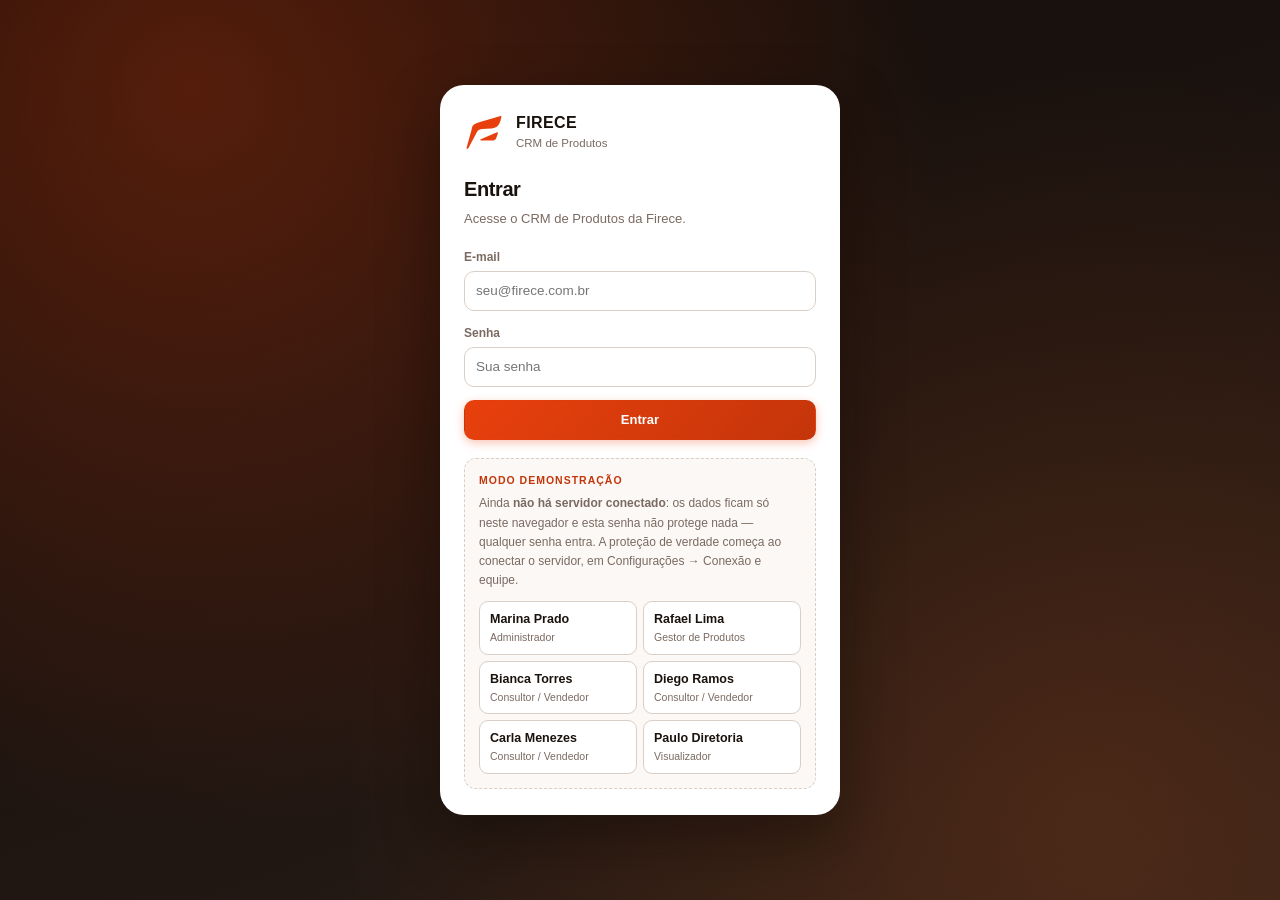
<file: index.html>
<!DOCTYPE html>
<html lang="pt-BR">
<head>
<meta charset="UTF-8" />
<meta name="viewport" content="width=device-width, initial-scale=1, viewport-fit=cover" />
<meta name="theme-color" content="#1D1410" />
<meta name="description" content="CRM de Produtos da Firece — gestão de produtos e faturamento" />
<title>CRM de Produtos da Firece</title>
<link rel="icon" href="data:image/svg+xml,%3Csvg xmlns='http://www.w3.org/2000/svg' viewBox='0 0 560 560'%3E%3Cpath fill='%23E8400D' d='M524 52C514 138 488 190 452 210C432 222 408 228 386 230L250 238C210 243 184 264 172 298L68 494C60 513 46 521 40 515C35 510 35 503 38 494L106 248C112 214 119 194 133 182C154 164 190 150 236 138Z'/%3E%3Cpath fill='%23E8400D' d='M241 398C226 398 222 388 235 383L454 286C469 280 478 289 473 303L453 359C445 382 429 398 406 398Z'/%3E%3C/svg%3E" />
<link rel="stylesheet" href="assets/css/style.css" />
</head>
<body>

<div id="app" class="app">

  <!-- ============ SIDEBAR ============ -->
  <aside class="sidebar" id="sidebar" aria-label="Menu principal">
    <div class="sidebar__brand">
      <div class="brand">
        <span class="brand__logo"><svg class="brand__mark" viewBox="0 0 560 560" aria-hidden="true"><path d="M524 52 C514 138 488 190 452 210 C432 222 408 228 386 230 L250 238 C210 243 184 264 172 298 L68 494 C60 513 46 521 40 515 C35 510 35 503 38 494 L106 248 C112 214 119 194 133 182 C154 164 190 150 236 138 Z"/><path d="M241 398 C226 398 222 388 235 383 L454 286 C469 280 478 289 473 303 L453 359 C445 382 429 398 406 398 Z"/></svg></span>
        <span class="brand__text">
          <strong>Firece</strong>
          <small>CRM de Produtos</small>
        </span>
      </div>
      <button class="sidebar__close icon-btn" id="sidebarClose" aria-label="Fechar menu">✕</button>
    </div>

    <nav class="nav" id="nav"><!-- montado por app.js --></nav>

    <div class="sidebar__footer">
      <div class="userbox" id="userBox">
        <div class="avatar" id="userAvatar">G</div>
        <div class="userbox__info">
          <strong id="userName">Gestor</strong>
          <small id="userRole">Administrador</small>
        </div>
      </div>
      <div id="userSwitchArea">
        <select id="userSwitch" class="input input--sm" aria-label="Trocar usuário ativo"></select>
      </div>
    </div>
  </aside>
  <div class="sidebar__overlay" id="sidebarOverlay" hidden></div>

  <!-- ============ CONTEÚDO ============ -->
  <div class="main">
    <header class="topbar">
      <button class="icon-btn topbar__burger" id="burger" aria-label="Abrir menu">☰</button>
      <div class="topbar__title">
        <h1 id="pageTitle">CRM de Produtos da Firece</h1>
        <p id="pageSubtitle">Gestão de Produtos e Faturamento</p>
      </div>
      <div class="topbar__actions">
        <button class="btn btn--ghost" data-action="new-cadastro">
          <span aria-hidden="true">＋</span> <span class="btn__label">Novo Cadastro</span>
        </button>
        <button class="btn btn--fire" data-action="new-venda">
          <span aria-hidden="true">＋</span> <span class="btn__label">Nova Venda</span>
        </button>
      </div>
    </header>

    <main class="content" id="view" tabindex="-1"><!-- renderizado por app.js --></main>

    <footer class="appfooter">
      <span>CRM de Produtos da Firece · dados armazenados localmente neste navegador</span>
      <span class="appfooter__sep">·</span>
      <button class="linkbtn" data-action="goto-config">⚙️ Configurações</button>
    </footer>
  </div>

  <!-- barra inferior mobile -->
  <nav class="tabbar" aria-label="Atalhos">
    <button class="tabbar__item" data-route="dashboard"><span>📊</span>Dashboard</button>
    <button class="tabbar__item" data-route="funil"><span>🎯</span>Funil</button>
    <button class="tabbar__item tabbar__fab" data-action="new-venda" aria-label="Nova venda"><span>＋</span></button>
    <button class="tabbar__item" data-route="carteira"><span>💼</span>Carteira</button>
    <button class="tabbar__item" data-route="financeiro"><span>💰</span>Financeiro</button>
  </nav>
</div>

<div id="modalRoot"></div>
<div id="toastRoot" class="toasts" aria-live="polite"></div>

<script src="assets/js/firece-config.js"></script>
<script src="assets/js/util.js"></script>
<script src="assets/js/qrcode.js"></script>
<script src="assets/js/backend.js"></script>
<script src="assets/js/store.js"></script>
<script src="assets/js/metrics.js"></script>
<script src="assets/js/charts.js"></script>
<script src="assets/js/ui.js"></script>
<script src="assets/js/forms.js"></script>
<script src="assets/js/auth.js"></script>
<script src="assets/js/views/dashboard.js"></script>
<script src="assets/js/views/cadastros.js"></script>
<script src="assets/js/views/funil.js"></script>
<script src="assets/js/views/produtos.js"></script>
<script src="assets/js/views/links.js"></script>
<script src="assets/js/views/desempenho.js"></script>
<script src="assets/js/views/tarefas.js"></script>
<script src="assets/js/views/carteira.js"></script>
<script src="assets/js/views/financeiro.js"></script>
<script src="assets/js/views/clientes.js"></script>
<script src="assets/js/views/relatorios.js"></script>
<script src="assets/js/views/ranking.js"></script>
<script src="assets/js/views/config.js"></script>
<script src="assets/js/app.js"></script>
</body>
</html>
</file>
<file: assets/css/style.css>
:root{
  color-scheme:light;

  /* ===== marca Firece ===== */
  --fire-700:#9E2B06;
  --fire-600:#C4350A;
  --fire-500:#E8400D;   /* laranja do logotipo */
  --fire-400:#F26522;
  --fire-300:#F89A6B;
  --fire-100:#FDE8DD;
  --fire-50:#FEF4EE;

  /* ===== escuro quente (menu, hero) ===== */
  --ink-900:#140D09;
  --ink-800:#1D1410;
  --ink-700:#2A1E17;
  --ink-600:#3A2A20;
  --ink-500:#4E382B;

  /* ===== cores semânticas =====
     Deliberadamente afastadas do laranja da marca: status nunca
     deve ser confundido com elemento de marca. */
  --blue-600:#2563eb;
  --blue-500:#3b82f6;
  --blue-100:#dbeafe;

  --gold-600:#B45309;   /* dourado/âmbar — financeiro e pagamento */
  --gold-500:#EAB308;
  --gold-400:#FACC15;
  --gold-100:#FEF3C7;

  --green-600:#047857;
  --green-500:#0E9F6E;
  --green-100:#D1FAE5;

  --red-600:#A31031;    /* carmim — mais frio que a marca */
  --red-500:#C4183C;
  --red-100:#FCE4EA;

  --orange-600:#B45309; /* negociação — laranja amarelado */
  --orange-500:#D97706;
  --orange-100:#FEF0D9;

  --purple-600:#6D28D9;
  --purple-500:#8b5cf6;
  --purple-100:#ede9fe;

  --cyan-500:#0E8C9E;
  --pink-500:#ec4899;

  /* ===== neutros quentes ===== */
  --bg:#F7F4F2;
  --surface:#ffffff;
  --surface-2:#FBF8F6;
  --line:#EBE3DD;
  --line-strong:#DACFC7;
  --text:#1A120D;
  --muted:#7A6A61;
  --muted-2:#A2938A;

  /* forma */
  --r-sm:8px;
  --r:12px;
  --r-lg:18px;
  --r-xl:24px;
  --sh-1:0 1px 2px rgba(26,18,13,.05), 0 1px 3px rgba(26,18,13,.06);
  --sh-2:0 4px 12px rgba(26,18,13,.06), 0 2px 4px rgba(26,18,13,.04);
  --sh-3:0 12px 28px rgba(26,18,13,.10), 0 4px 10px rgba(26,18,13,.05);
  --sh-nav:0 8px 30px rgba(20,13,9,.35);

  --sidebar-w:266px;
  --topbar-h:72px;

  --font:"Inter","Segoe UI",-apple-system,BlinkMacSystemFont,Roboto,"Helvetica Neue",Arial,sans-serif;
  --mono:"SF Mono",ui-monospace,"Cascadia Mono",Menlo,Consolas,monospace;
}

*,*::before,*::after{box-sizing:border-box}
html,body{margin:0;padding:0}
html{-webkit-text-size-adjust:100%}
body{
  font-family:var(--font);
  background:var(--bg);
  color:var(--text);
  font-size:14px;
  line-height:1.5;
  -webkit-font-smoothing:antialiased;
  overflow-x:hidden;
}
h1,h2,h3,h4,p{margin:0}
button{font:inherit;color:inherit}
a{color:var(--blue-600)}
img{max-width:100%}
[hidden]{display:none !important}
::selection{background:var(--fire-100)}

/* scrollbars discretas */
*::-webkit-scrollbar{width:10px;height:10px}
*::-webkit-scrollbar-thumb{background:#cbd5e1;border-radius:99px;border:3px solid transparent;background-clip:content-box}
*::-webkit-scrollbar-track{background:transparent}

/* =============== LAYOUT =============== */
.app{display:flex;min-height:100vh;min-height:100dvh}

.sidebar{
  position:fixed;inset:0 auto 0 0;width:var(--sidebar-w);z-index:60;
  background:linear-gradient(180deg,var(--ink-800) 0%,var(--ink-900) 100%);
  color:#cbd5e1;display:flex;flex-direction:column;
  transform:translateX(-100%);transition:transform .26s cubic-bezier(.4,0,.2,1);
  box-shadow:var(--sh-nav);
}
.sidebar.is-open{transform:translateX(0)}
.sidebar__overlay{position:fixed;inset:0;background:rgba(10,21,41,.55);backdrop-filter:blur(2px);z-index:55}

.sidebar__brand{
  display:flex;align-items:center;justify-content:space-between;gap:8px;
  padding:18px 16px;border-bottom:1px solid rgba(255,255,255,.08);
}
.brand{display:flex;align-items:center;gap:11px;min-width:0}
.brand__logo{
  width:40px;height:40px;flex:0 0 40px;display:grid;place-items:center;
}
.brand__text{display:flex;flex-direction:column;min-width:0}
.brand__mark{width:36px;height:36px;fill:var(--fire-500);display:block}
.brand__text strong{color:#fff;font-size:15px;letter-spacing:.3px;white-space:nowrap;text-transform:uppercase;font-weight:750}
.brand__text small{color:#A8968A;font-size:11px}
.sidebar__close{color:#A8968A}

.nav{flex:1;overflow-y:auto;padding:14px 10px 10px;overscroll-behavior:contain}
.nav__group{margin-bottom:16px}
.nav__label{
  font-size:10px;font-weight:700;letter-spacing:1.2px;text-transform:uppercase;
  color:#8A7365;padding:0 10px 7px;
}
.nav__item{
  display:flex;align-items:center;gap:11px;width:100%;
  padding:10px 11px;margin-bottom:2px;border:0;background:transparent;
  border-radius:10px;color:#CBBBAF;font-size:13.5px;font-weight:500;
  cursor:pointer;text-align:left;transition:background .15s,color .15s;
}
.nav__item span:first-child{font-size:15px;width:20px;text-align:center;flex:0 0 20px}
.nav__item:hover{background:rgba(255,255,255,.07);color:#fff}
.nav__item.is-active{
  background:linear-gradient(90deg,rgba(232,64,13,.26),rgba(232,64,13,.05));
  color:#fff;font-weight:600;box-shadow:inset 3px 0 0 var(--fire-500);
}
.nav__badge{
  margin-left:auto;background:rgba(255,255,255,.12);color:#EFE4DC;
  font-size:10.5px;font-weight:700;padding:2px 7px;border-radius:99px;
}
.nav__item.is-active .nav__badge{background:var(--fire-500);color:#fff}
.nav__badge--alert{background:var(--red-500);color:#fff}

.sidebar__footer{padding:12px 14px 16px;border-top:1px solid rgba(255,255,255,.08);display:grid;gap:9px}
.userbox{display:flex;align-items:center;gap:10px}
.avatar{
  width:36px;height:36px;flex:0 0 36px;border-radius:11px;display:grid;place-items:center;
  background:linear-gradient(135deg,var(--fire-400),var(--fire-600));color:#fff;font-weight:700;font-size:14px;
}
.userbox__info{display:flex;flex-direction:column;min-width:0}
.userbox__info strong{color:#fff;font-size:13px;white-space:nowrap;overflow:hidden;text-overflow:ellipsis}
.userbox__info small{color:#A8968A;font-size:11px}
.sidebar__footer .input{background:rgba(255,255,255,.08);border-color:rgba(255,255,255,.14);color:#EFE4DC}
.sidebar__footer .input option{color:#0f172a}

.main{flex:1;min-width:0;display:flex;flex-direction:column}

.topbar{
  position:sticky;top:0;z-index:40;
  display:flex;align-items:center;gap:12px;
  padding:12px 16px;min-height:var(--topbar-h);
  background:rgba(255,255,255,.88);backdrop-filter:blur(12px) saturate(1.4);
  border-bottom:1px solid var(--line);
}
.topbar__title{min-width:0;flex:1}
.topbar__title h1{font-size:17px;font-weight:750;letter-spacing:-.35px;white-space:nowrap;overflow:hidden;text-overflow:ellipsis}
.topbar__title p{font-size:12px;color:var(--muted);white-space:nowrap;overflow:hidden;text-overflow:ellipsis}
.topbar__actions{display:flex;gap:8px;flex:0 0 auto}
.topbar__burger{font-size:19px}

.content{padding:16px 16px 96px;flex:1;max-width:1600px;width:100%;margin:0 auto;outline:none}

.appfooter{
  display:none;gap:8px;align-items:center;justify-content:center;
  padding:16px;color:var(--muted-2);font-size:12px;border-top:1px solid var(--line);
}
.linkbtn{background:none;border:0;color:var(--blue-600);cursor:pointer;padding:0;font-size:12px}
.linkbtn:hover{text-decoration:underline}

/* tabbar mobile */
.tabbar{
  position:fixed;bottom:0;left:0;right:0;z-index:45;
  display:flex;align-items:flex-end;justify-content:space-around;
  background:rgba(255,255,255,.94);backdrop-filter:blur(14px);
  border-top:1px solid var(--line);padding:6px 4px calc(6px + env(safe-area-inset-bottom));
}
.tabbar__item{
  display:flex;flex-direction:column;align-items:center;gap:2px;
  background:none;border:0;cursor:pointer;padding:5px 8px;border-radius:10px;
  font-size:10px;font-weight:600;color:var(--muted);flex:1;
}
.tabbar__item span{font-size:17px;line-height:1.1}
.tabbar__item.is-active{color:var(--ink-700)}
.tabbar__fab{
  flex:0 0 52px;background:linear-gradient(135deg,var(--fire-500),var(--fire-600));
  color:#fff;width:52px;height:52px;border-radius:17px;justify-content:center;
  box-shadow:0 6px 18px rgba(232,64,13,.42);margin-bottom:2px;
}
.tabbar__fab span{font-size:24px;font-weight:700}
.tabbar__item.is-active{color:var(--fire-600)}

/* =============== BOTÕES =============== */
.btn{
  display:inline-flex;align-items:center;justify-content:center;gap:6px;
  padding:9px 14px;border-radius:10px;border:1px solid transparent;
  font-size:13px;font-weight:600;cursor:pointer;white-space:nowrap;
  transition:transform .12s,box-shadow .15s,background .15s,border-color .15s;
}
.btn:active{transform:translateY(1px)}
.btn:disabled{opacity:.5;cursor:not-allowed}
.btn--fire{background:linear-gradient(135deg,var(--fire-500),var(--fire-600));color:#fff;box-shadow:0 3px 10px rgba(232,64,13,.30)}
.btn--fire:hover{box-shadow:0 5px 16px rgba(232,64,13,.42)}
.btn--ink{background:var(--ink-700);color:#fff}
.btn--ink:hover{background:var(--ink-600)}
.btn--blue{background:var(--blue-600);color:#fff}
.btn--blue:hover{background:var(--blue-500)}
.btn--green{background:var(--green-600);color:#fff}
.btn--red{background:var(--red-600);color:#fff}
.btn--ghost{background:var(--surface);border-color:var(--line-strong);color:var(--ink-700)}
.btn--ghost:hover{border-color:var(--ink-500);background:var(--surface-2)}
.btn--soft{background:var(--surface-2);border-color:var(--line);color:var(--muted)}
.btn--soft:hover{color:var(--text);border-color:var(--line-strong)}
.btn--sm{padding:6px 10px;font-size:12px;border-radius:8px}
.btn--xs{padding:4px 8px;font-size:11px;border-radius:7px}
.btn--block{width:100%}
.icon-btn{
  background:transparent;border:0;cursor:pointer;padding:7px;border-radius:9px;
  line-height:1;display:inline-grid;place-items:center;transition:background .15s;
}
.icon-btn:hover{background:rgba(100,116,139,.12)}

/* =============== CARDS =============== */
.card{
  background:var(--surface);border:1px solid var(--line);border-radius:var(--r-lg);
  box-shadow:var(--sh-1);padding:16px;
}
.card--pad0{padding:0;overflow:hidden}
.card__head{
  display:flex;align-items:center;justify-content:space-between;gap:10px;flex-wrap:wrap;
  padding:15px 16px;border-bottom:1px solid var(--line);
}
.card__head h2,.card__head h3{font-size:14.5px;font-weight:700;letter-spacing:-.2px;display:flex;align-items:center;gap:7px}
.card__head p{font-size:12px;color:var(--muted)}
.card__body{padding:16px}
.card__foot{padding:12px 16px;border-top:1px solid var(--line);background:var(--surface-2)}

.section{margin-bottom:18px}
.section__title{
  display:flex;align-items:center;justify-content:space-between;gap:10px;flex-wrap:wrap;margin-bottom:11px;
}
.section__title h2{font-size:16px;font-weight:750;letter-spacing:-.3px;display:flex;align-items:center;gap:8px}
.section__title p{font-size:12.5px;color:var(--muted)}

.grid{display:grid;gap:13px}
.grid > *{min-width:0}
.grid--2{grid-template-columns:repeat(auto-fit,minmax(280px,1fr))}
.grid--3{grid-template-columns:repeat(auto-fit,minmax(240px,1fr))}
.grid--4{grid-template-columns:repeat(auto-fit,minmax(210px,1fr))}
.grid--kpi{grid-template-columns:repeat(auto-fit,minmax(260px,1fr))}
.grid--mini{grid-template-columns:repeat(3,minmax(0,1fr));gap:9px}

/* ---- hero (3 números centrais) ---- */
.hero{
  background:linear-gradient(135deg,var(--ink-900) 0%,var(--ink-700) 52%,var(--ink-600) 100%);
  border-radius:var(--r-xl);padding:20px;color:#fff;position:relative;overflow:hidden;
  box-shadow:var(--sh-3);margin-bottom:16px;
}
.hero::after{
  content:"";position:absolute;right:-70px;top:-90px;width:280px;height:280px;border-radius:50%;
  background:radial-gradient(circle,rgba(232,64,13,.38),transparent 68%);
}
.hero::before{
  content:"";position:absolute;left:-60px;bottom:-120px;width:260px;height:260px;border-radius:50%;
  background:radial-gradient(circle,rgba(242,101,34,.20),transparent 70%);
}
.hero__greet{position:relative;z-index:1;margin-bottom:16px}
.hero__greet h2{font-size:20px;font-weight:750;letter-spacing:-.4px}
.hero__greet p{color:#C9B6AA;font-size:13px;margin-top:3px}
.hero__grid{position:relative;z-index:1;display:grid;gap:11px;grid-template-columns:repeat(auto-fit,minmax(180px,1fr))}
.hero__card{
  background:rgba(255,255,255,.09);border:1px solid rgba(255,255,255,.15);
  border-radius:var(--r-lg);padding:14px;backdrop-filter:blur(6px);
}
.hero__card--accent{background:linear-gradient(135deg,rgba(232,64,13,.34),rgba(232,64,13,.08));border-color:rgba(242,101,34,.55)}
.hero__card--dashed{border-style:dashed;background:rgba(255,255,255,.05)}
.hero__k{display:flex;align-items:center;gap:7px;font-size:11px;font-weight:700;letter-spacing:.7px;text-transform:uppercase;color:#E0CFC4}
.hero__v{font-size:25px;font-weight:780;letter-spacing:-1px;margin-top:6px;line-height:1.1}
.hero__s{font-size:11.5px;color:#C9B6AA;margin-top:4px;display:flex;align-items:center;gap:5px;flex-wrap:wrap}
.hero__mini{
  position:relative;z-index:1;display:grid;gap:9px;margin-top:12px;
  grid-template-columns:repeat(auto-fit,minmax(120px,1fr));
}
.hero__minicard{background:rgba(255,255,255,.07);border-radius:12px;padding:10px 12px}
.hero__minicard b{display:block;font-size:17px;font-weight:730;letter-spacing:-.4px}
.hero__minicard small{font-size:10.5px;color:#C9B6AA;text-transform:uppercase;letter-spacing:.5px;font-weight:600}

/* ---- KPI cards ---- */
.kpi{
  background:var(--surface);border:1px solid var(--line);border-radius:var(--r-lg);
  padding:15px;box-shadow:var(--sh-1);position:relative;overflow:hidden;
  transition:transform .15s,box-shadow .15s;
}
.kpi:hover{transform:translateY(-2px);box-shadow:var(--sh-2)}
.kpi::before{content:"";position:absolute;left:0;top:0;bottom:0;width:4px;background:var(--kpi-c,var(--blue-500))}
.kpi__top{display:flex;align-items:center;gap:9px;margin-bottom:10px}
.kpi__icon{
  width:38px;height:38px;flex:0 0 38px;border-radius:11px;display:grid;place-items:center;font-size:18px;
  background:var(--kpi-bg,var(--blue-100));
}
.kpi__title{font-size:12px;font-weight:650;color:var(--muted);letter-spacing:.2px}
.kpi__value{font-size:24px;font-weight:780;letter-spacing:-.9px;line-height:1.15}
.kpi__rows{margin-top:11px;padding-top:10px;border-top:1px dashed var(--line);display:grid;gap:6px}
.kpi__row{display:flex;align-items:center;justify-content:space-between;gap:8px;font-size:12px}
.kpi__row span{color:var(--muted)}
.kpi__row b{font-weight:650;font-variant-numeric:tabular-nums}

.trend{display:inline-flex;align-items:center;gap:3px;font-size:11.5px;font-weight:700;padding:2px 7px;border-radius:99px}
.trend--up{background:var(--green-100);color:var(--green-600)}
.trend--down{background:var(--red-100);color:var(--red-600)}
.trend--flat{background:#eef2f7;color:var(--muted)}

/* =============== BADGES / PILLS =============== */
.badge{
  display:inline-flex;align-items:center;gap:4px;padding:3px 9px;border-radius:99px;
  font-size:11px;font-weight:700;letter-spacing:.2px;white-space:nowrap;
  background:#eef2f7;color:var(--muted);
}
.badge--blue{background:var(--blue-100);color:#1d4ed8}
.badge--purple{background:var(--purple-100);color:var(--purple-600)}
.badge--orange{background:var(--orange-100);color:var(--orange-600)}
.badge--green{background:var(--green-100);color:var(--green-600)}
.badge--red{background:var(--red-100);color:var(--red-600)}
.badge--gold{background:var(--gold-100);color:var(--gold-600)}
.badge--fire{background:var(--fire-100);color:var(--fire-600)}
.badge--gray{background:#eef2f7;color:var(--muted)}
.badge--ink{background:#e2e8f5;color:var(--ink-700)}
.badge--outline{background:transparent;border:1px solid var(--line-strong);color:var(--muted)}
.dot{width:8px;height:8px;border-radius:50%;flex:0 0 8px;display:inline-block}

.chips{display:flex;gap:7px;flex-wrap:wrap}
.chip{
  padding:6px 12px;border-radius:99px;border:1px solid var(--line-strong);background:var(--surface);
  font-size:12.5px;font-weight:600;color:var(--muted);cursor:pointer;white-space:nowrap;
  transition:all .15s;
}
.chip:hover{border-color:var(--fire-400);color:var(--fire-600)}
.chip.is-active{background:var(--fire-500);border-color:var(--fire-500);color:#fff;box-shadow:var(--sh-1)}
.chips--scroll{overflow-x:auto;flex-wrap:nowrap;padding-bottom:3px;-webkit-overflow-scrolling:touch;scrollbar-width:none}
.chips--scroll::-webkit-scrollbar{display:none}

/* =============== FORMULÁRIOS =============== */
.input,select.input,textarea.input{
  width:100%;padding:9px 11px;border:1px solid var(--line-strong);border-radius:10px;
  background:var(--surface);font:inherit;font-size:13.5px;color:var(--text);
  transition:border-color .15s,box-shadow .15s;
}
.input:focus{outline:none;border-color:var(--fire-400);box-shadow:0 0 0 3px rgba(232,64,13,.16)}
.input--sm{padding:6px 9px;font-size:12.5px;border-radius:8px}
textarea.input{min-height:74px;resize:vertical}
select.input{
  appearance:none;-webkit-appearance:none;padding-right:30px;cursor:pointer;
  background-image:url("data:image/svg+xml,%3Csvg xmlns='http://www.w3.org/2000/svg' width='12' height='8' viewBox='0 0 12 8'%3E%3Cpath fill='%2364748b' d='M6 8 0 0h12z'/%3E%3C/svg%3E");
  background-repeat:no-repeat;background-position:right 11px center;
}
.field{display:flex;flex-direction:column;gap:5px}
.field > label{font-size:12px;font-weight:650;color:var(--muted)}
.field__hint{font-size:11px;color:var(--muted-2)}
.field--full{grid-column:1/-1}
.formgrid{display:grid;gap:13px;grid-template-columns:repeat(auto-fit,minmax(210px,1fr))}
.req{color:var(--red-500)}
.input.is-error{border-color:var(--red-500);box-shadow:0 0 0 3px rgba(239,68,68,.13)}
.error-msg{font-size:11.5px;color:var(--red-600);font-weight:600}

.searchbar{position:relative;flex:1;min-width:170px}
.searchbar .input{padding-left:33px}
.searchbar::before{content:"🔍";position:absolute;left:11px;top:50%;transform:translateY(-50%);font-size:12px;opacity:.6}

.toolbar{display:flex;gap:9px;flex-wrap:wrap;align-items:center;margin-bottom:13px}

/* bloco de filtros recolhível — fechado no celular, sempre aberto no desktop */
.filtrobox{background:var(--surface);border:1px solid var(--line);border-radius:var(--r-lg);box-shadow:var(--sh-1);margin-bottom:13px}
.filtrobox > summary{
  list-style:none;cursor:pointer;padding:12px 15px;font-size:13px;font-weight:650;
  display:flex;align-items:center;gap:8px;color:var(--ink-700);
}
.filtrobox > summary::-webkit-details-marker{display:none}
.filtrobox > summary::after{content:"▾";margin-left:auto;color:var(--muted);transition:transform .2s}
.filtrobox[open] > summary::after{transform:rotate(180deg)}
.filtrobox__body{padding:0 15px 14px}
.toolbar > *{flex:0 0 auto}
.filters{display:grid;gap:9px;grid-template-columns:repeat(auto-fit,minmax(150px,1fr));margin-bottom:13px}

.switch{display:inline-flex;align-items:center;gap:8px;cursor:pointer;font-size:13px}
.switch input{appearance:none;width:38px;height:21px;border-radius:99px;background:var(--line-strong);position:relative;cursor:pointer;transition:background .2s;flex:0 0 38px}
.switch input::after{content:"";position:absolute;top:2px;left:2px;width:17px;height:17px;border-radius:50%;background:#fff;transition:transform .2s;box-shadow:var(--sh-1)}
.switch input:checked{background:var(--green-500)}
.switch input:checked::after{transform:translateX(17px)}

/* =============== TABELAS =============== */
.tablewrap{overflow-x:auto;-webkit-overflow-scrolling:touch}
table.tbl{width:100%;border-collapse:collapse;font-size:13px;min-width:620px}
table.tbl thead th{
  text-align:left;padding:10px 13px;font-size:11px;font-weight:700;letter-spacing:.6px;text-transform:uppercase;
  color:var(--muted);background:var(--surface-2);border-bottom:1px solid var(--line);white-space:nowrap;
  position:sticky;top:0;z-index:1;
}
table.tbl thead th.sortable{cursor:pointer;user-select:none}
table.tbl thead th.sortable:hover{color:var(--ink-700)}
table.tbl tbody td{padding:11px 13px;border-bottom:1px solid var(--line);vertical-align:middle}
table.tbl tbody tr:last-child td{border-bottom:0}
table.tbl tbody tr:hover{background:var(--surface-2)}
table.tbl tfoot td{padding:11px 13px;font-weight:700;background:var(--surface-2);border-top:2px solid var(--line-strong)}
.num{text-align:right;font-variant-numeric:tabular-nums;white-space:nowrap}
.strong{font-weight:650}
.nowrap{white-space:nowrap}
.tbl__actions{display:flex;gap:4px;justify-content:flex-end}
.cellmain{display:flex;flex-direction:column;gap:1px;min-width:120px}
.cellmain b{font-weight:650}
.cellmain small{color:var(--muted);font-size:11.5px}

.empty{text-align:center;padding:40px 20px;color:var(--muted)}
.empty__icon{font-size:38px;margin-bottom:10px;opacity:.55}
.empty h3{font-size:15px;margin-bottom:5px;color:var(--text)}
.empty p{font-size:13px;margin-bottom:14px}

/* =============== KANBAN / FUNIL =============== */
.kanban{display:flex;gap:12px;overflow-x:auto;padding-bottom:10px;-webkit-overflow-scrolling:touch;align-items:flex-start}
.kcol{
  flex:0 0 280px;width:280px;background:var(--surface-2);border:1px solid var(--line);
  border-radius:var(--r-lg);display:flex;flex-direction:column;max-height:calc(100vh - 210px);
}
.kcol.is-over{border-color:var(--fire-400);background:var(--fire-50);box-shadow:0 0 0 3px rgba(232,64,13,.16)}
.kcol__head{padding:12px 13px;border-bottom:1px solid var(--line);position:sticky;top:0;background:inherit;border-radius:var(--r-lg) var(--r-lg) 0 0;z-index:1}
.kcol__title{display:flex;align-items:center;gap:7px;font-size:12.5px;font-weight:700}
.kcol__count{margin-left:auto;background:var(--surface);border:1px solid var(--line);border-radius:99px;padding:1px 8px;font-size:11px;color:var(--muted)}
.kcol__sum{font-size:12px;font-weight:700;color:var(--fire-600);margin-top:5px;font-variant-numeric:tabular-nums}
.kcol__body{padding:10px;display:grid;gap:9px;overflow-y:auto;min-height:70px;align-content:start}
.kcard{
  background:var(--surface);border:1px solid var(--line);border-radius:var(--r);padding:11px;
  box-shadow:var(--sh-1);cursor:grab;position:relative;transition:box-shadow .15s,transform .15s;
}
.kcard:hover{box-shadow:var(--sh-2);transform:translateY(-1px)}
.kcard.is-dragging{opacity:.45;transform:rotate(1.5deg)}
.kcard__top{display:flex;align-items:flex-start;justify-content:space-between;gap:7px}
.kcard__name{font-size:13px;font-weight:680;letter-spacing:-.2px}
.kcard__prod{font-size:11.5px;color:var(--muted);margin-top:2px}
.kcard__val{font-size:15px;font-weight:750;color:var(--text);margin:8px 0 6px;letter-spacing:-.4px}
.kcard__meta{display:flex;align-items:center;justify-content:space-between;gap:6px;font-size:11px;color:var(--muted-2);flex-wrap:wrap}
.kcard__move{display:flex;gap:4px;margin-top:9px;padding-top:8px;border-top:1px dashed var(--line)}
.prio-bar{position:absolute;right:0;top:10px;bottom:10px;width:3px;border-radius:99px}

/* =============== GRÁFICOS =============== */
.chartbox{width:100%;overflow:hidden}
.chartbox svg{display:block;width:100%;height:auto}
.chart-legend{display:flex;gap:13px;flex-wrap:wrap;margin-top:11px;font-size:12px;color:var(--muted)}
.chart-legend span{display:inline-flex;align-items:center;gap:5px}
.chart-legend i{width:10px;height:10px;border-radius:3px;display:inline-block}
.bar-track{height:7px;background:#eef2f7;border-radius:99px;overflow:hidden}
.bar-fill{height:100%;border-radius:99px;transition:width .4s ease}

/* =============== RANKING =============== */
.podium{display:grid;gap:12px;grid-template-columns:repeat(auto-fit,minmax(210px,1fr))}
.podium__item{
  border-radius:var(--r-lg);padding:16px;color:#fff;position:relative;overflow:hidden;box-shadow:var(--sh-2);
}
.podium__item::after{content:attr(data-medal);position:absolute;right:10px;top:8px;font-size:40px;opacity:.28}
.podium--1{background:linear-gradient(135deg,#C4350A,#F26522)}
.podium--2{background:linear-gradient(135deg,#7A6A61,#A2938A)}
.podium--3{background:linear-gradient(135deg,#8A6A2B,#B99447)}
.podium__pos{font-size:11px;font-weight:700;letter-spacing:1px;text-transform:uppercase;opacity:.9}
.podium__name{font-size:16px;font-weight:750;margin:6px 0 3px;letter-spacing:-.3px}
.podium__val{font-size:21px;font-weight:780;letter-spacing:-.7px}
.podium__sub{font-size:12px;opacity:.92;margin-top:4px}

.ranklist{display:grid;gap:9px}
.rankrow{display:flex;align-items:center;gap:11px;padding:11px;border:1px solid var(--line);border-radius:var(--r);background:var(--surface);min-width:0}
.rankrow__pos{width:26px;height:26px;flex:0 0 26px;border-radius:8px;display:grid;place-items:center;background:var(--surface-2);font-size:12px;font-weight:700;color:var(--muted)}
.rankrow__body{flex:1;min-width:0}
.rankrow__name{font-size:13px;font-weight:650;white-space:nowrap;overflow:hidden;text-overflow:ellipsis}
.rankrow__val{font-size:13px;font-weight:700;text-align:right;font-variant-numeric:tabular-nums}

/* =============== LISTAS / TIMELINE =============== */
.list{display:grid;grid-template-columns:minmax(0,1fr);gap:2px}
.listrow{
  display:flex;align-items:center;gap:11px;padding:11px 13px;border-radius:var(--r);
  transition:background .15s;cursor:pointer;min-width:0;
}
.listrow:hover{background:var(--surface-2)}
.listrow__avatar{
  width:36px;height:36px;flex:0 0 36px;border-radius:11px;display:grid;place-items:center;
  font-weight:700;font-size:13px;color:#fff;
}
.listrow__body{flex:1;min-width:0}
.listrow__title{font-size:13px;font-weight:650;white-space:nowrap;overflow:hidden;text-overflow:ellipsis}
.listrow__sub{font-size:11.5px;color:var(--muted);white-space:nowrap;overflow:hidden;text-overflow:ellipsis}
.listrow__right{text-align:right;flex:0 1 auto;min-width:0;display:flex;flex-direction:column;align-items:flex-end;gap:3px}
.listrow__val{font-size:13px;font-weight:700;font-variant-numeric:tabular-nums}

/* tarefas */
.task{display:flex;gap:11px;align-items:flex-start;padding:11px 13px;border:1px solid var(--line);border-radius:var(--r);background:var(--surface);min-width:0}
.task.is-done{opacity:.62}
.task.is-done .task__title{text-decoration:line-through}
.task__check{
  width:21px;height:21px;flex:0 0 21px;border-radius:7px;border:2px solid var(--line-strong);
  background:var(--surface);cursor:pointer;display:grid;place-items:center;font-size:12px;color:#fff;margin-top:1px;
}
.task__check.is-on{background:var(--green-500);border-color:var(--green-500)}
.task__body{flex:1;min-width:0}
.task__title{overflow-wrap:anywhere}
.task__title{font-size:13px;font-weight:650}
.task__meta{font-size:11.5px;color:var(--muted);margin-top:3px;display:flex;gap:8px;flex-wrap:wrap;align-items:center}
.task--late{border-left:3px solid var(--red-500)}
.task--today{border-left:3px solid var(--gold-500)}

/* =============== MODAL =============== */
.modal{position:fixed;inset:0;z-index:100;display:flex;align-items:flex-end;justify-content:center}
.modal__backdrop{position:absolute;inset:0;background:rgba(10,21,41,.6);backdrop-filter:blur(3px);animation:fade .2s ease}
.modal__panel{
  position:relative;background:var(--surface);width:100%;max-width:760px;max-height:94vh;max-height:94dvh;
  border-radius:var(--r-xl) var(--r-xl) 0 0;display:flex;flex-direction:column;
  box-shadow:0 -8px 40px rgba(10,21,41,.3);animation:slideup .26s cubic-bezier(.4,0,.2,1);
}
.modal__panel--sm{max-width:460px}
.modal__panel--lg{max-width:1000px}
.modal__head{display:flex;align-items:flex-start;justify-content:space-between;gap:12px;padding:17px 18px 13px;border-bottom:1px solid var(--line)}
.modal__head h2{font-size:16px;font-weight:730;letter-spacing:-.3px}
.modal__head p{font-size:12.5px;color:var(--muted);margin-top:2px}
.modal__body{padding:17px 18px;overflow-y:auto;flex:1;overscroll-behavior:contain}
.modal__foot{display:flex;gap:9px;justify-content:flex-end;padding:13px 18px calc(13px + env(safe-area-inset-bottom));border-top:1px solid var(--line);background:var(--surface-2);flex-wrap:wrap}
.modal__grab{width:38px;height:4px;border-radius:99px;background:var(--line-strong);margin:8px auto 0}
@keyframes fade{from{opacity:0}to{opacity:1}}
@keyframes slideup{from{transform:translateY(26px);opacity:0}to{transform:translateY(0);opacity:1}}

.subhead{font-size:11px;font-weight:700;letter-spacing:1px;text-transform:uppercase;color:var(--muted-2);margin:19px 0 9px;padding-bottom:6px;border-bottom:1px solid var(--line)}
.subhead:first-child{margin-top:0}

/* detalhe */
.deflist{display:grid;gap:11px;grid-template-columns:repeat(auto-fit,minmax(160px,1fr))}
.deflist div{min-width:0}
.deflist dt{font-size:11px;font-weight:650;color:var(--muted-2);text-transform:uppercase;letter-spacing:.4px}
.deflist dd{margin:2px 0 0;font-size:13.5px;font-weight:600;word-break:break-word}

.linkbox{display:flex;gap:7px;align-items:center;background:var(--surface-2);border:1px dashed var(--line-strong);border-radius:10px;padding:9px 11px;flex-wrap:wrap}
.linkbox code{flex:1;min-width:140px;font-family:var(--mono);font-size:11.5px;color:var(--ink-700);word-break:break-all}

.qrbox{display:grid;place-items:center;gap:11px;padding:16px;background:var(--surface-2);border-radius:var(--r-lg)}
.qrbox canvas,.qrbox svg{background:#fff;padding:10px;border-radius:12px;box-shadow:var(--sh-1);max-width:100%;height:auto}

/* toasts */
.toasts{position:fixed;bottom:calc(74px + env(safe-area-inset-bottom));left:50%;transform:translateX(-50%);z-index:200;display:grid;gap:8px;width:min(94vw,380px)}
.toast{
  display:flex;align-items:center;gap:9px;padding:11px 14px;border-radius:12px;
  background:var(--ink-800);color:#fff;font-size:13px;box-shadow:var(--sh-3);
  animation:slideup .22s ease;
}
.toast--ok{background:var(--green-600)}
.toast--err{background:var(--red-600)}
.toast--warn{background:var(--orange-600)}

/* misc */
.hstack{display:flex;align-items:center;gap:8px;flex-wrap:wrap}
.vstack{display:grid;grid-template-columns:minmax(0,1fr);gap:8px}
.spread{display:flex;align-items:center;justify-content:space-between;gap:10px;min-width:0}
.mt{margin-top:13px}.mt-sm{margin-top:8px}.mb{margin-bottom:13px}
.muted{color:var(--muted)}
.small{font-size:12px}
.tiny{font-size:11px}
.center{text-align:center}
.pos{color:var(--green-600)}
.neg{color:var(--red-600)}
.gold{color:var(--gold-600)}
.mono{font-family:var(--mono);font-size:12px}
.scroll-x{overflow-x:auto}
.divider{height:1px;background:var(--line);margin:14px 0}
.pill-legend{display:flex;gap:12px;flex-wrap:wrap;font-size:12px;color:var(--muted)}

.progress-row{display:grid;gap:5px;margin-bottom:11px}
.progress-row__top{display:flex;justify-content:space-between;gap:8px;font-size:12.5px;min-width:0}
.progress-row__top > span:first-child{min-width:0;overflow:hidden;text-overflow:ellipsis;white-space:nowrap}
.progress-row__top b{font-variant-numeric:tabular-nums}

.notice{
  display:block;padding:12px 14px;border-radius:var(--r);line-height:1.6;
  background:var(--blue-100);color:#1e40af;font-size:12.5px;border:1px solid #bfdbfe;
}
.notice--gold{background:var(--gold-100);color:#92670a;border-color:#f5e0a3}
.notice--warn{background:var(--orange-100);color:#9a3412;border-color:#fed7aa}

/* =============== BREAKPOINTS =============== */
@media (min-width:640px){
  .content{padding:20px 22px 96px}
  .topbar{padding:12px 22px}
  .hero{padding:24px}
  .hero__greet h2{font-size:23px}
  .hero__v{font-size:29px}
  .btn__label{display:inline}
}
@media (max-width:559px){
  .btn__label{display:none}
  .topbar__actions .btn{padding:9px 11px}
  .hero__v{font-size:23px}

  /* no celular os indicadores simples vão a dois por linha e ficam compactos,
     para que o conteúdo da tela apareça sem tanta rolagem */
  .grid--4,.grid--3{grid-template-columns:repeat(2,minmax(0,1fr))}
  .kpi{padding:12px}
  .kpi__top{gap:7px;margin-bottom:7px}
  .kpi__icon{width:30px;height:30px;flex:0 0 30px;font-size:15px;border-radius:9px}
  .kpi__title{font-size:11px;line-height:1.3}
  .kpi__value{font-size:19px;letter-spacing:-.6px}
  .kpi__rows{margin-top:8px;padding-top:8px;gap:4px}
  .kpi__row{font-size:11.5px}

  /* filtros e buscas ocupam a largura toda */
  .toolbar{flex-direction:column;align-items:stretch}
  .toolbar > *{width:100% !important;max-width:none !important;flex:1 1 auto}
  .filters{grid-template-columns:repeat(2,minmax(0,1fr))}
  .card__head{padding:13px}
  .card__body{padding:13px}
}
@media (min-width:1024px){
  :root{--topbar-h:76px}
  .filtrobox > summary{display:none}
  .filtrobox__body{padding:14px 16px}
  .sidebar{transform:none;position:sticky;top:0;height:100vh;height:100dvh;flex:0 0 var(--sidebar-w)}
  .sidebar__close,.sidebar__overlay,.topbar__burger,.tabbar{display:none !important}
  .app{display:flex}
  .content{padding:24px 28px 40px}
  .topbar{padding:14px 28px}
  .topbar__title h1{font-size:19px}
  .appfooter{display:flex}
  .grid{gap:16px}
  .hero{padding:26px 28px}
  .hero__v{font-size:31px}
}
@media (min-width:1440px){
  /* com poucas etapas as colunas ocupam a largura toda; com muitas,
     o kanban continua rolando na horizontal dentro do próprio container */
  .kcol{flex:1 1 250px;width:auto;min-width:250px}
}

@media print{
  .sidebar,.topbar,.tabbar,.appfooter,.no-print,.toolbar,.chips{display:none !important}
  body{background:#fff;font-size:11px}
  .content{padding:0;max-width:none}
  .card,.kpi{box-shadow:none;border:1px solid #ccc;break-inside:avoid}
  .hero{background:#1D1410 !important;-webkit-print-color-adjust:exact;print-color-adjust:exact}
  table.tbl{min-width:0}
  .tablewrap{overflow:visible}
}

@media (prefers-reduced-motion:reduce){
  *{animation-duration:.01ms !important;transition-duration:.01ms !important}
}


/* =============== TELA DE LOGIN =============== */
.login{
  position:fixed;inset:0;z-index:300;display:flex;align-items:center;justify-content:center;
  padding:20px 16px;overflow-y:auto;
  background:
    radial-gradient(circle at 15% 10%, rgba(232,64,13,.30), transparent 55%),
    radial-gradient(circle at 85% 90%, rgba(242,101,34,.18), transparent 55%),
    linear-gradient(160deg, var(--ink-900) 0%, var(--ink-800) 55%, var(--ink-700) 100%);
}
.login__cartao{
  width:100%;max-width:400px;background:var(--surface);border-radius:var(--r-xl);
  padding:26px 24px;box-shadow:0 24px 60px rgba(10,6,4,.45);
}
.login__marca{display:flex;align-items:center;gap:12px;margin-bottom:22px}
.login__mark{width:40px;height:40px;flex:0 0 40px;fill:var(--fire-500)}
.login__marca strong{display:block;font-size:16px;font-weight:750;letter-spacing:.4px;text-transform:uppercase}
.login__marca small{display:block;font-size:11.5px;color:var(--muted)}
.login h1{font-size:20px;font-weight:750;letter-spacing:-.4px;margin-bottom:5px}
.login__sub{font-size:13px;color:var(--muted);margin-bottom:18px;line-height:1.55}
.login form{gap:13px}
.login__rodape{
  display:flex;align-items:center;justify-content:center;gap:8px;flex-wrap:wrap;
  margin-top:18px;padding-top:15px;border-top:1px solid var(--line);
  font-size:12.5px;color:var(--muted-2);
}
.login .notice{margin-top:14px}
.login__barra{height:4px;border-radius:99px;background:var(--line);overflow:hidden;margin-top:18px}
.login__barra span{
  display:block;height:100%;width:40%;border-radius:99px;
  background:linear-gradient(90deg,var(--fire-400),var(--fire-600));
  animation:correndo 1.1s ease-in-out infinite;
}
@keyframes correndo{
  0%{transform:translateX(-100%)}
  100%{transform:translateX(350%)}
}
@media (prefers-reduced-motion:reduce){
  .login__barra span{animation:none;width:100%}
}

/* painel de demonstração dentro do login */
.login__demo{
  margin-top:18px;padding:14px;border-radius:var(--r);
  background:var(--surface-2);border:1px dashed var(--line-strong);
}
.login__demo-titulo{
  font-size:10.5px;font-weight:700;letter-spacing:1px;text-transform:uppercase;
  color:var(--fire-600);margin-bottom:6px;
}
.login__demo p{font-size:12px;color:var(--muted);line-height:1.6;margin:0 0 11px}
.login__contas{display:grid;gap:6px;grid-template-columns:repeat(auto-fit,minmax(126px,1fr))}
.login__conta{
  display:flex;flex-direction:column;gap:1px;align-items:flex-start;text-align:left;
  padding:8px 10px;border-radius:9px;border:1px solid var(--line-strong);
  background:var(--surface);cursor:pointer;transition:border-color .15s,background .15s;
}
.login__conta:hover{border-color:var(--fire-400);background:var(--fire-50)}
.login__conta span{font-size:12.5px;font-weight:650;color:var(--text)}
.login__conta small{font-size:10.5px;color:var(--muted)}
</file>
